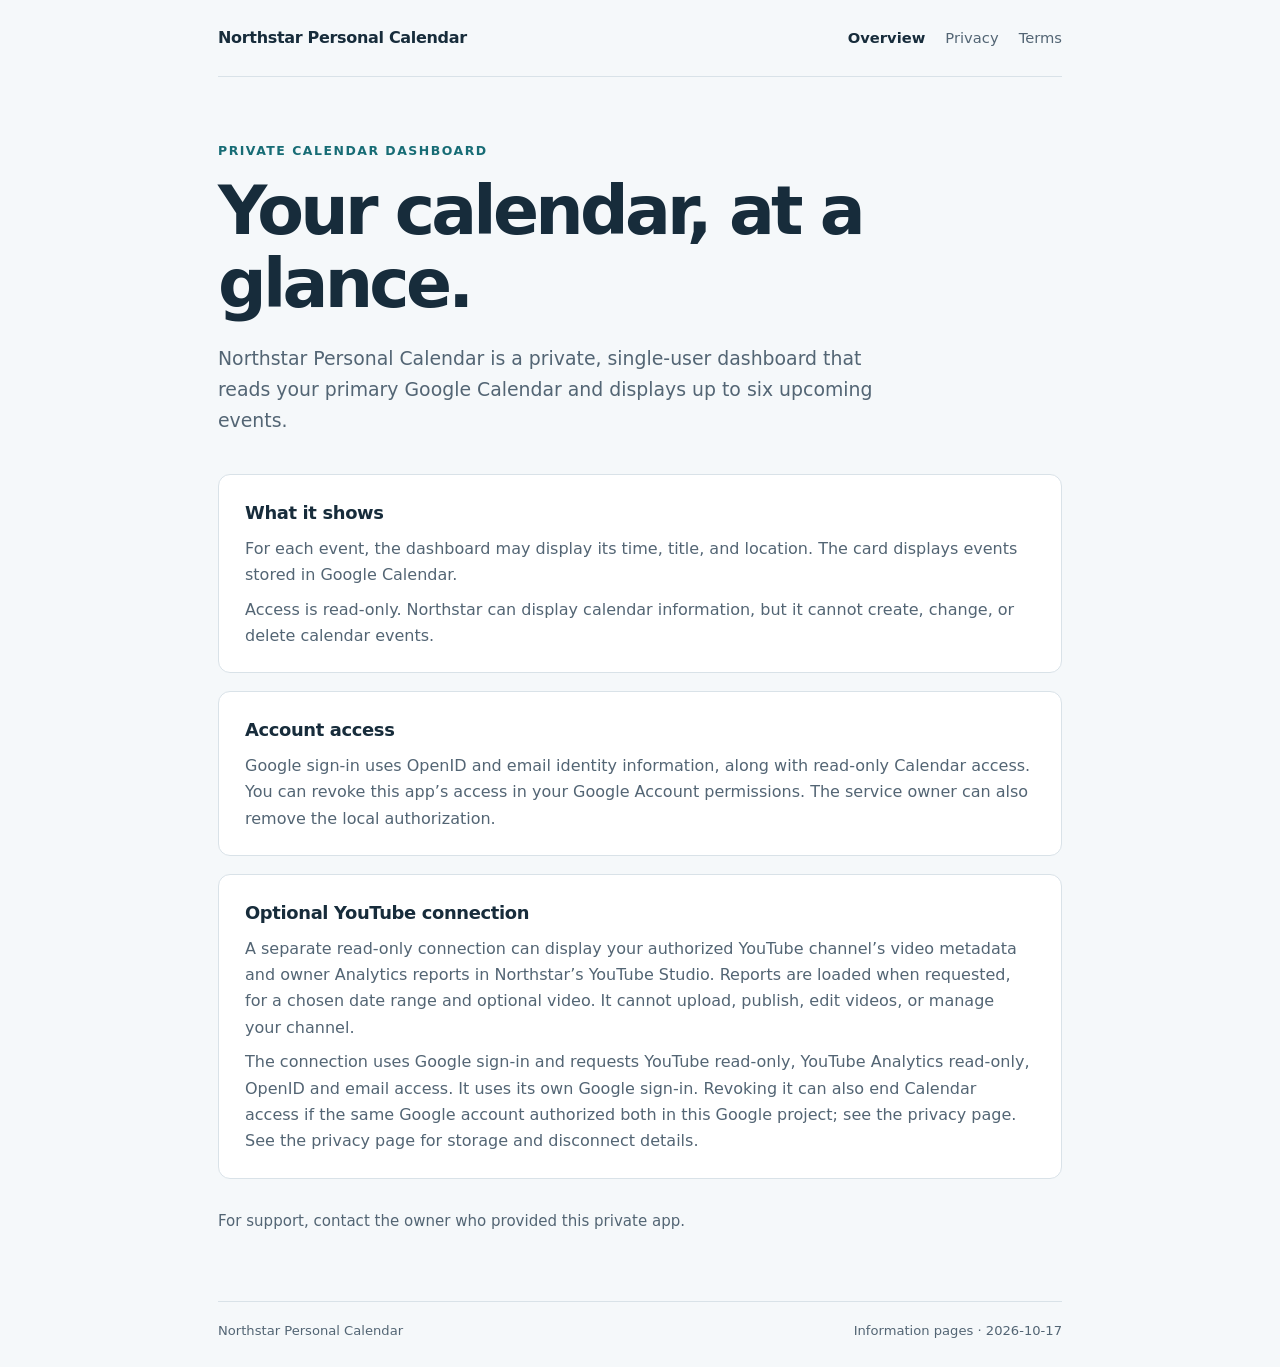
<file: index.html>
<!doctype html>
<html lang="en">
<head>
  <meta charset="utf-8">
  <meta name="google-site-verification" content="IEg4KzZQmo_GdmB_88AkiOeSDU3h3L-NFXfo8pt0WWw" />
  <meta name="viewport" content="width=device-width, initial-scale=1">
  <meta name="description" content="Information about Northstar Personal Calendar, a private, read-only calendar dashboard.">
  <title>Northstar Personal Calendar</title>
  <link rel="stylesheet" href="style.css">
</head>
<body>
  <header class="site-header">
    <a class="brand" href="index.html">Northstar Personal Calendar</a>
    <nav aria-label="Main navigation">
      <a href="index.html" aria-current="page">Overview</a>
      <a href="privacy.html">Privacy</a>
      <a href="terms.html">Terms</a>
    </nav>
  </header>
  <main>
    <p class="eyebrow">Private calendar dashboard</p>
    <h1>Your calendar, at a glance.</h1>
    <p class="lead">Northstar Personal Calendar is a private, single-user dashboard that reads your primary Google Calendar and displays up to six upcoming events.</p>
    <section class="panel" aria-labelledby="what-it-shows">
      <h2 id="what-it-shows">What it shows</h2>
      <p>For each event, the dashboard may display its time, title, and location. The card displays events stored in Google Calendar.</p>
      <p>Access is read-only. Northstar can display calendar information, but it cannot create, change, or delete calendar events.</p>
    </section>
    <section class="panel" aria-labelledby="account-access">
      <h2 id="account-access">Account access</h2>
      <p>Google sign-in uses OpenID and email identity information, along with read-only Calendar access. You can revoke this app’s access in your Google Account permissions. The service owner can also remove the local authorization.</p>
    </section>
    <section class="panel" aria-labelledby="youtube-access">
      <h2 id="youtube-access">Optional YouTube connection</h2>
      <p>A separate read-only connection can display your authorized YouTube channel’s video metadata and owner Analytics reports in Northstar’s YouTube Studio. Reports are loaded when requested, for a chosen date range and optional video. It cannot upload, publish, edit videos, or manage your channel.</p>
      <p>The connection uses Google sign-in and requests YouTube read-only, YouTube Analytics read-only, OpenID and email access. It uses its own Google sign-in. Revoking it can also end Calendar access if the same Google account authorized both in this Google project; see the privacy page. See the privacy page for storage and disconnect details.</p>
    </section>
    <p class="support">For support, contact the owner who provided this private app.</p>
  </main>
  <footer><span>Northstar Personal Calendar</span><span>Information pages · 2026-10-17</span></footer>
</body>
</html>
</file>
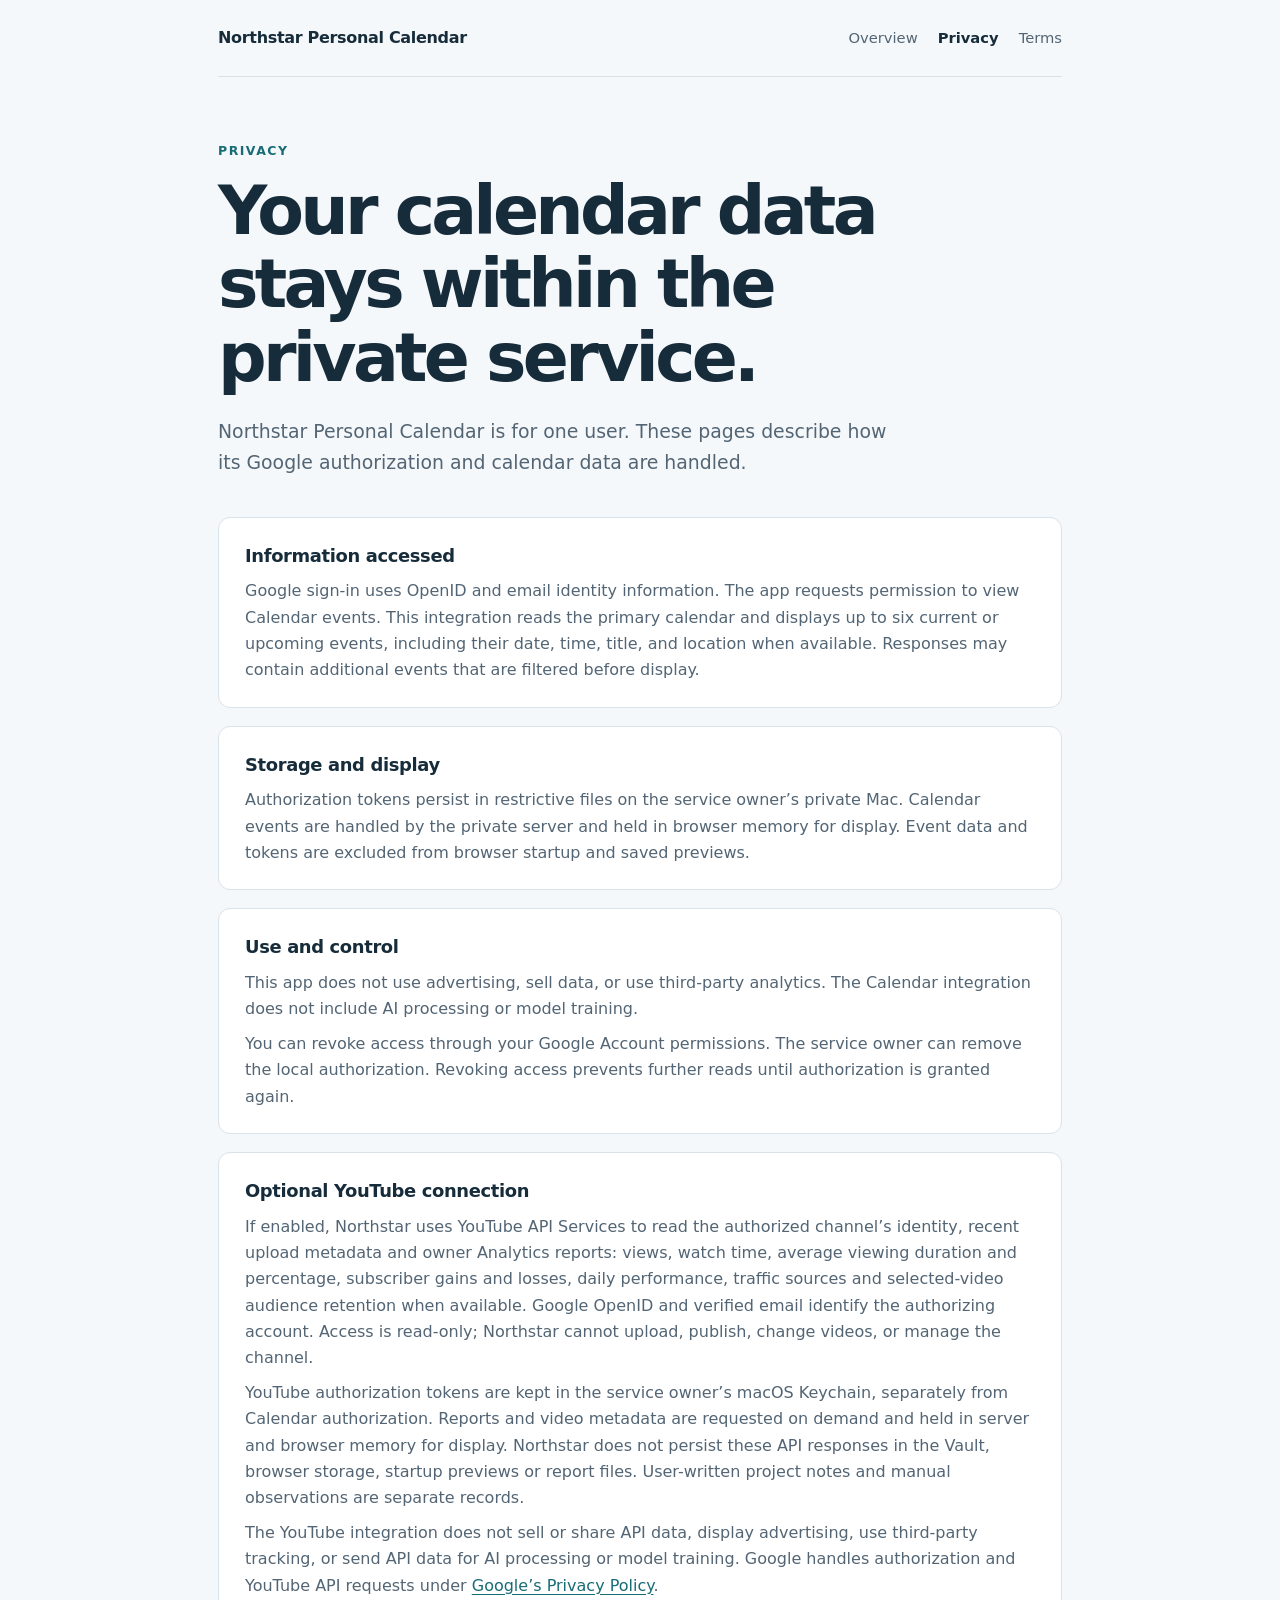
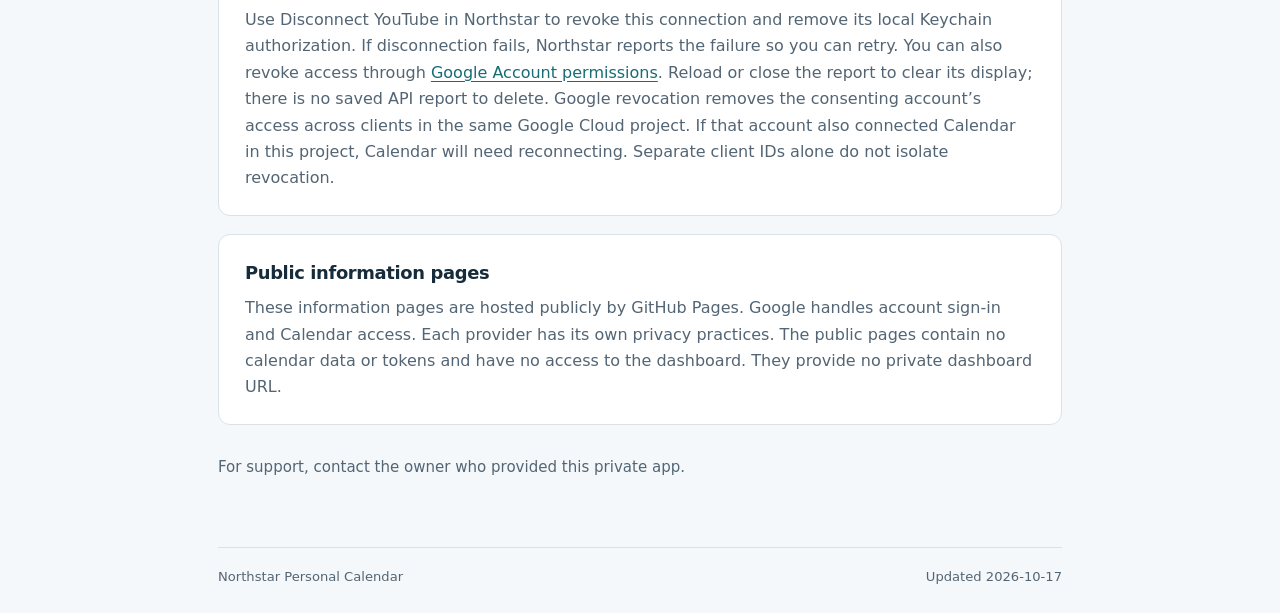
<file: privacy.html>
<!doctype html>
<html lang="en">
<head>
  <meta charset="utf-8">
  <meta name="viewport" content="width=device-width, initial-scale=1">
  <meta name="description" content="Privacy information for Northstar Personal Calendar.">
  <title>Privacy · Northstar Personal Calendar</title>
  <link rel="stylesheet" href="style.css">
</head>
<body>
  <header class="site-header">
    <a class="brand" href="index.html">Northstar Personal Calendar</a>
    <nav aria-label="Main navigation">
      <a href="index.html">Overview</a>
      <a href="privacy.html" aria-current="page">Privacy</a>
      <a href="terms.html">Terms</a>
    </nav>
  </header>
  <main>
    <p class="eyebrow">Privacy</p>
    <h1>Your calendar data stays within the private service.</h1>
    <p class="lead">Northstar Personal Calendar is for one user. These pages describe how its Google authorization and calendar data are handled.</p>
    <section class="panel">
      <h2>Information accessed</h2>
      <p>Google sign-in uses OpenID and email identity information. The app requests permission to view Calendar events. This integration reads the primary calendar and displays up to six current or upcoming events, including their date, time, title, and location when available. Responses may contain additional events that are filtered before display.</p>
    </section>
    <section class="panel">
      <h2>Storage and display</h2>
      <p>Authorization tokens persist in restrictive files on the service owner’s private Mac. Calendar events are handled by the private server and held in browser memory for display. Event data and tokens are excluded from browser startup and saved previews.</p>
    </section>
    <section class="panel">
      <h2>Use and control</h2>
      <p>This app does not use advertising, sell data, or use third-party analytics. The Calendar integration does not include AI processing or model training.</p>
      <p>You can revoke access through your Google Account permissions. The service owner can remove the local authorization. Revoking access prevents further reads until authorization is granted again.</p>
    </section>
    <section class="panel">
      <h2>Optional YouTube connection</h2>
      <p>If enabled, Northstar uses YouTube API Services to read the authorized channel’s identity, recent upload metadata and owner Analytics reports: views, watch time, average viewing duration and percentage, subscriber gains and losses, daily performance, traffic sources and selected-video audience retention when available. Google OpenID and verified email identify the authorizing account. Access is read-only; Northstar cannot upload, publish, change videos, or manage the channel.</p>
      <p>YouTube authorization tokens are kept in the service owner’s macOS Keychain, separately from Calendar authorization. Reports and video metadata are requested on demand and held in server and browser memory for display. Northstar does not persist these API responses in the Vault, browser storage, startup previews or report files. User-written project notes and manual observations are separate records.</p>
      <p>The YouTube integration does not sell or share API data, display advertising, use third-party tracking, or send API data for AI processing or model training. Google handles authorization and YouTube API requests under <a href="https://policies.google.com/privacy">Google’s Privacy Policy</a>.</p>
      <p>Use Disconnect YouTube in Northstar to revoke this connection and remove its local Keychain authorization. If disconnection fails, Northstar reports the failure so you can retry. You can also revoke access through <a href="https://myaccount.google.com/permissions">Google Account permissions</a>. Reload or close the report to clear its display; there is no saved API report to delete. Google revocation removes the consenting account’s access across clients in the same Google Cloud project. If that account also connected Calendar in this project, Calendar will need reconnecting. Separate client IDs alone do not isolate revocation.</p>
    </section>
    <section class="panel">
      <h2>Public information pages</h2>
      <p>These information pages are hosted publicly by GitHub Pages. Google handles account sign-in and Calendar access. Each provider has its own privacy practices. The public pages contain no calendar data or tokens and have no access to the dashboard. They provide no private dashboard URL.</p>
    </section>
    <p class="support">For support, contact the owner who provided this private app.</p>
  </main>
  <footer><span>Northstar Personal Calendar</span><span>Updated 2026-10-17</span></footer>
</body>
</html>
</file>
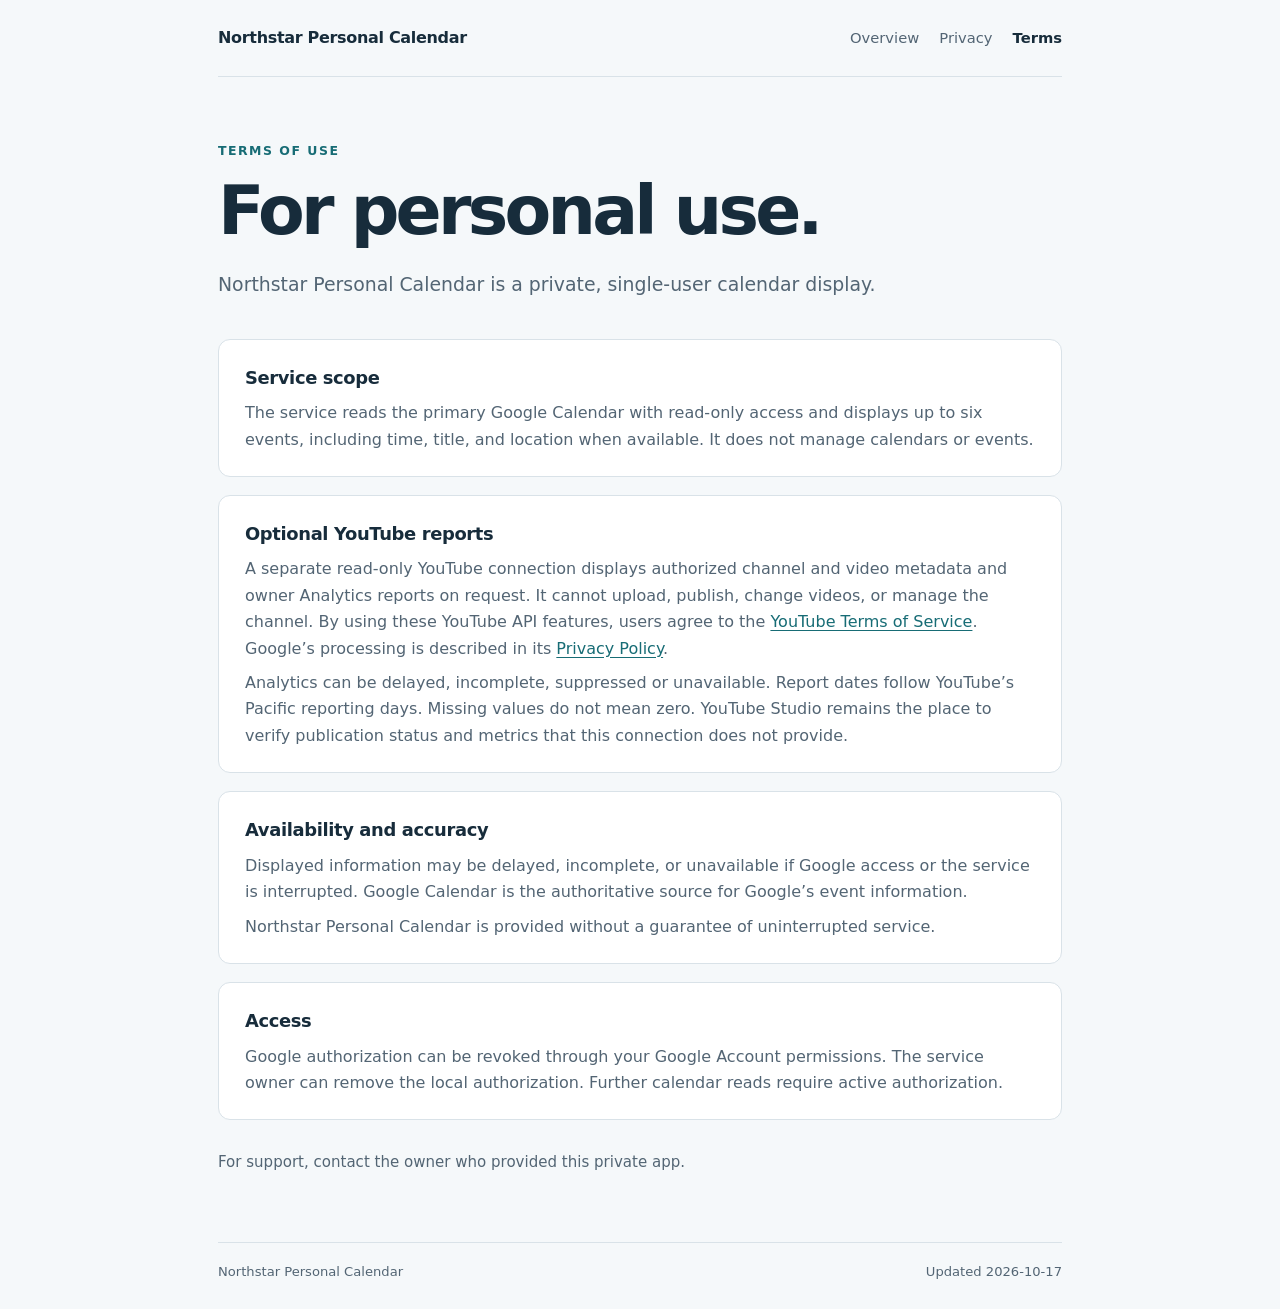
<file: terms.html>
<!doctype html>
<html lang="en">
<head>
  <meta charset="utf-8">
  <meta name="viewport" content="width=device-width, initial-scale=1">
  <meta name="description" content="Terms for Northstar Personal Calendar.">
  <title>Terms · Northstar Personal Calendar</title>
  <link rel="stylesheet" href="style.css">
</head>
<body>
  <header class="site-header">
    <a class="brand" href="index.html">Northstar Personal Calendar</a>
    <nav aria-label="Main navigation">
      <a href="index.html">Overview</a>
      <a href="privacy.html">Privacy</a>
      <a href="terms.html" aria-current="page">Terms</a>
    </nav>
  </header>
  <main>
    <p class="eyebrow">Terms of use</p>
    <h1>For personal use.</h1>
    <p class="lead">Northstar Personal Calendar is a private, single-user calendar display.</p>
    <section class="panel">
      <h2>Service scope</h2>
      <p>The service reads the primary Google Calendar with read-only access and displays up to six events, including time, title, and location when available. It does not manage calendars or events.</p>
    </section>
    <section class="panel">
      <h2>Optional YouTube reports</h2>
      <p>A separate read-only YouTube connection displays authorized channel and video metadata and owner Analytics reports on request. It cannot upload, publish, change videos, or manage the channel. By using these YouTube API features, users agree to the <a href="https://www.youtube.com/t/terms">YouTube Terms of Service</a>. Google’s processing is described in its <a href="https://policies.google.com/privacy">Privacy Policy</a>.</p>
      <p>Analytics can be delayed, incomplete, suppressed or unavailable. Report dates follow YouTube’s Pacific reporting days. Missing values do not mean zero. YouTube Studio remains the place to verify publication status and metrics that this connection does not provide.</p>
    </section>
    <section class="panel">
      <h2>Availability and accuracy</h2>
      <p>Displayed information may be delayed, incomplete, or unavailable if Google access or the service is interrupted. Google Calendar is the authoritative source for Google’s event information.</p>
      <p>Northstar Personal Calendar is provided without a guarantee of uninterrupted service.</p>
    </section>
    <section class="panel">
      <h2>Access</h2>
      <p>Google authorization can be revoked through your Google Account permissions. The service owner can remove the local authorization. Further calendar reads require active authorization.</p>
    </section>
    <p class="support">For support, contact the owner who provided this private app.</p>
  </main>
  <footer><span>Northstar Personal Calendar</span><span>Updated 2026-10-17</span></footer>
</body>
</html>
</file>
<file: style.css>
:root {
  color-scheme: light;
  --ink: #172c3b;
  --muted: #536574;
  --line: #d9e2e8;
  --paper: #f5f8fa;
  --accent: #176c75;
  --accent-soft: #e5f1f0;
}

* { box-sizing: border-box; }
html { min-height: 100%; background: var(--paper); }
body {
  max-width: 900px;
  margin: 0 auto;
  padding: 0 28px;
  color: var(--ink);
  font: 16px/1.65 system-ui, -apple-system, BlinkMacSystemFont, "Segoe UI", sans-serif;
}
a { color: var(--accent); text-underline-offset: 3px; }
a:focus-visible { outline: 3px solid #df9a3f; outline-offset: 4px; border-radius: 2px; }
.site-header {
  display: flex;
  justify-content: space-between;
  align-items: center;
  gap: 24px;
  padding: 25px 0;
  border-bottom: 1px solid var(--line);
}
.brand { color: var(--ink); font-weight: 700; text-decoration: none; letter-spacing: -0.02em; }
nav { display: flex; flex-wrap: wrap; gap: 20px; }
nav a { color: var(--muted); font-size: 0.92rem; text-decoration: none; }
nav a[aria-current="page"] { color: var(--ink); font-weight: 700; }
main { padding: 64px 0 52px; }
.eyebrow { margin: 0 0 12px; color: var(--accent); font-size: 0.78rem; font-weight: 750; letter-spacing: 0.12em; text-transform: uppercase; }
h1 { max-width: 700px; margin: 0; font-size: clamp(2.25rem, 7vw, 4.25rem); line-height: 1.08; letter-spacing: -0.055em; }
.lead { max-width: 690px; margin: 22px 0 38px; color: var(--muted); font-size: 1.18rem; }
.panel { margin: 18px 0; padding: 23px 26px; border: 1px solid var(--line); border-radius: 12px; background: #fff; }
h2 { margin: 0 0 8px; font-size: 1.12rem; letter-spacing: -0.02em; }
.panel p { margin: 8px 0 0; color: var(--muted); }
.support { margin-top: 30px; color: var(--muted); font-size: 0.94rem; }
footer { display: flex; justify-content: space-between; gap: 18px; padding: 18px 0 26px; border-top: 1px solid var(--line); color: var(--muted); font-size: 0.82rem; }
@media (max-width: 600px) {
  body { padding: 0 19px; }
  .site-header { align-items: flex-start; flex-direction: column; gap: 11px; }
  nav { gap: 18px; }
  main { padding-top: 45px; }
  .panel { padding: 20px; }
  footer { flex-direction: column; gap: 2px; }
}
</file>
